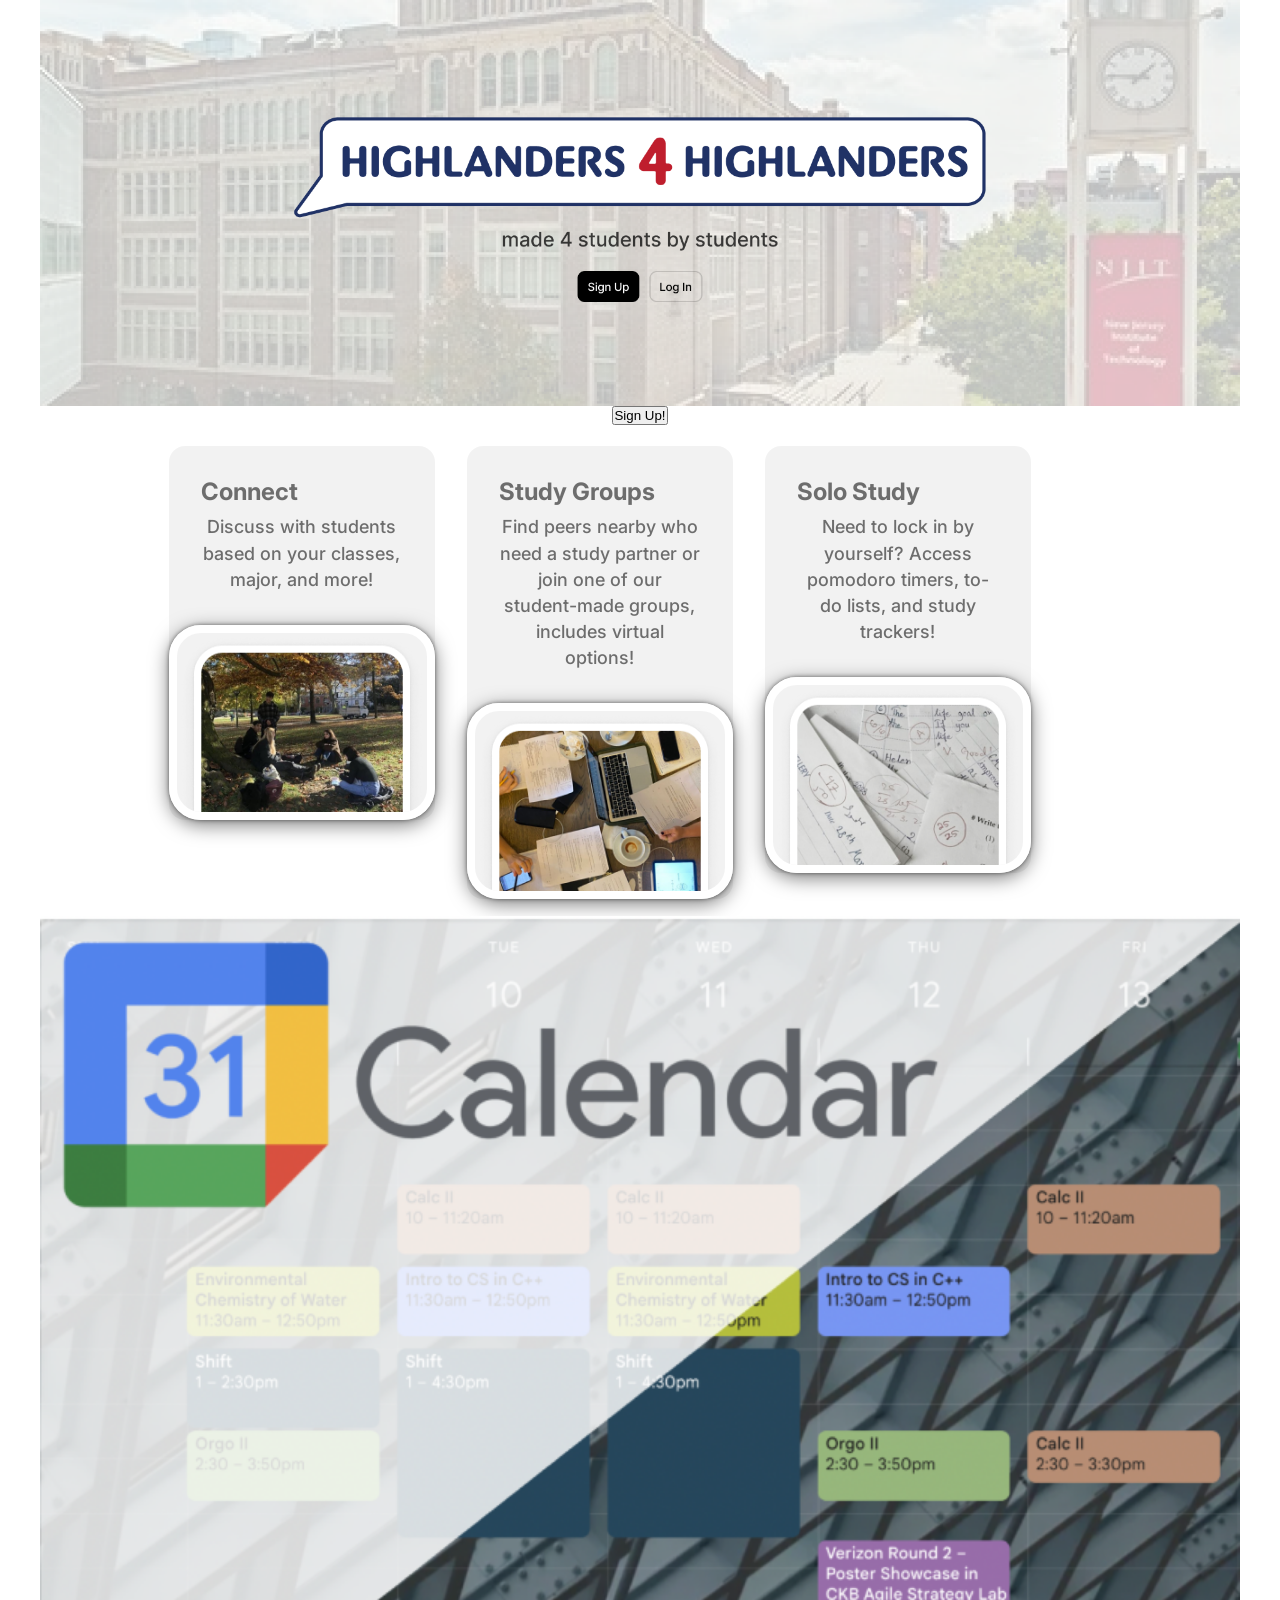
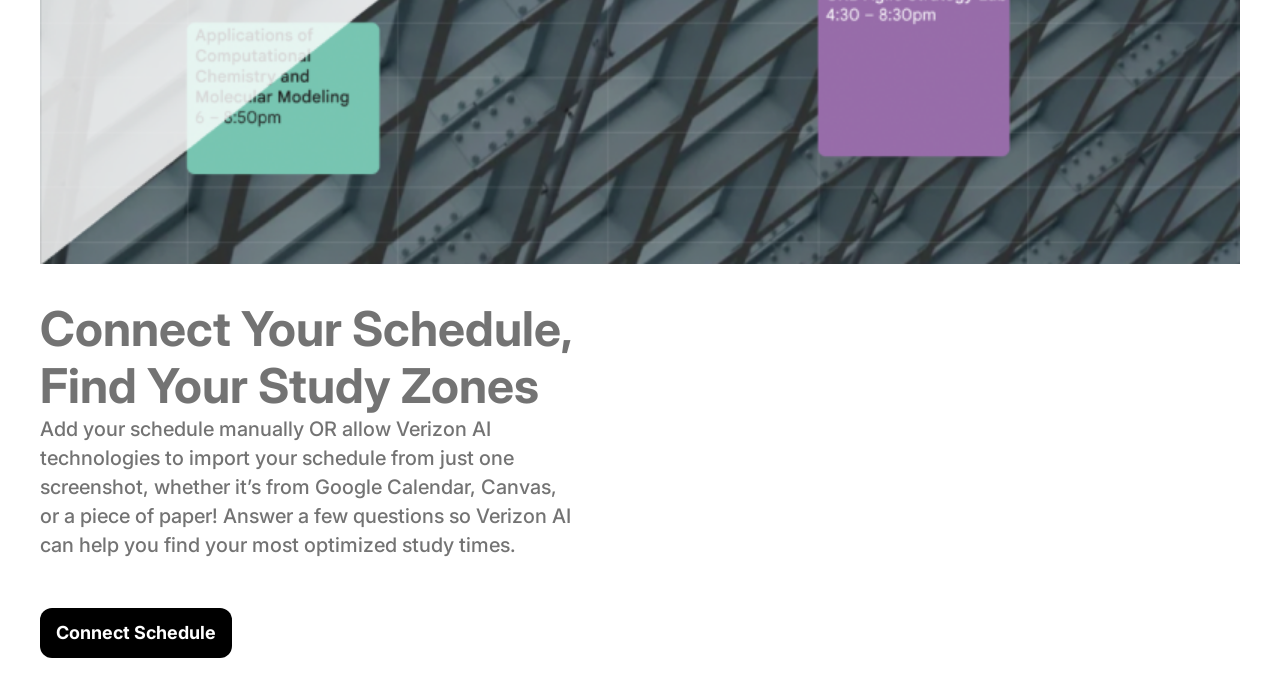
<file: index.html>
<!DOCTYPE html>
<html lang="en">
<head>
  <meta charset="UTF-8">
  <meta name="viewport" content="width=device-width, initial-scale=1.0">
  <meta name="description" content="Highlanders4Highlanders">
  <title>Highlanders4Highlanders</title>
  <link href="https://fonts.googleapis.com/css?family=Inter&display=swap" rel="stylesheet">

  <link rel="stylesheet" href="css/index.css">
</head>
<body>
<div class="home-1">
<img src="images/hero-1-2.png" class="hero-1-2" alt="hero-1" />
<button onclick="window.location.href='signup.html'">Sign Up!</button>
<div class="map-1-3">
<div class="feature-cards-1-4">
<div class="card-1-5">
<div class="text-6">
<p class="text-7"><span class="text-black">Connect</span></p>
<p class="text-8"><span class="text-black">Discuss with students based on your classes, major, and more!</span></p>
</div>
<img src="images/image-9.png" class="image-9" alt="image" />
</div>
<div class="card-2-10">
<div class="text-11">
<p class="text-12"><span class="text-black">Study Groups</span></p>
<p class="text-13"><span class="text-black">Find peers nearby who need a study partner or join one of our student-made groups, includes virtual options!</span></p>
</div>
<img src="images/image-14.png" class="image-14" alt="image" />
</div>
<div class="card-3-15">
<div class="text-16">
<p class="text-17"><span class="text-black">Solo Study</span></p>
<p class="text-18"><span class="text-black">Need to lock in by yourself? Access pomodoro timers, to-do lists, and study trackers!</span></p>
</div>
<img src="images/image-19.png" class="image-19" alt="image" />
</div>
</div>
</div>
<div class="map-2-20">
<img src="images/node-21.png" class="node-21" alt="screen-shot-2026-01-19-at-1-14-51-pm-1" />
<div class="container-22">
<div class="text-23">
<p class="text-24"><span class="text-black">Connect Your Schedule, Find Your Study Zones</span></p>
<p class="text-25"><span class="text-black">Add your schedule manually OR allow Verizon AI technologies to import your schedule from just one screenshot, whether it’s from Google Calendar, Canvas, or a piece of paper!
 
Answer a few questions so Verizon AI can help you find your most optimized study times. </span></p>
</div>
<div class="button-26">
<p class="text-27"><span class="text-white">Connect Schedule</span></p>
</div>
</div>
</div>
</div>

</body>
<script type="module" src="main.js"></script>
</html>
</file>
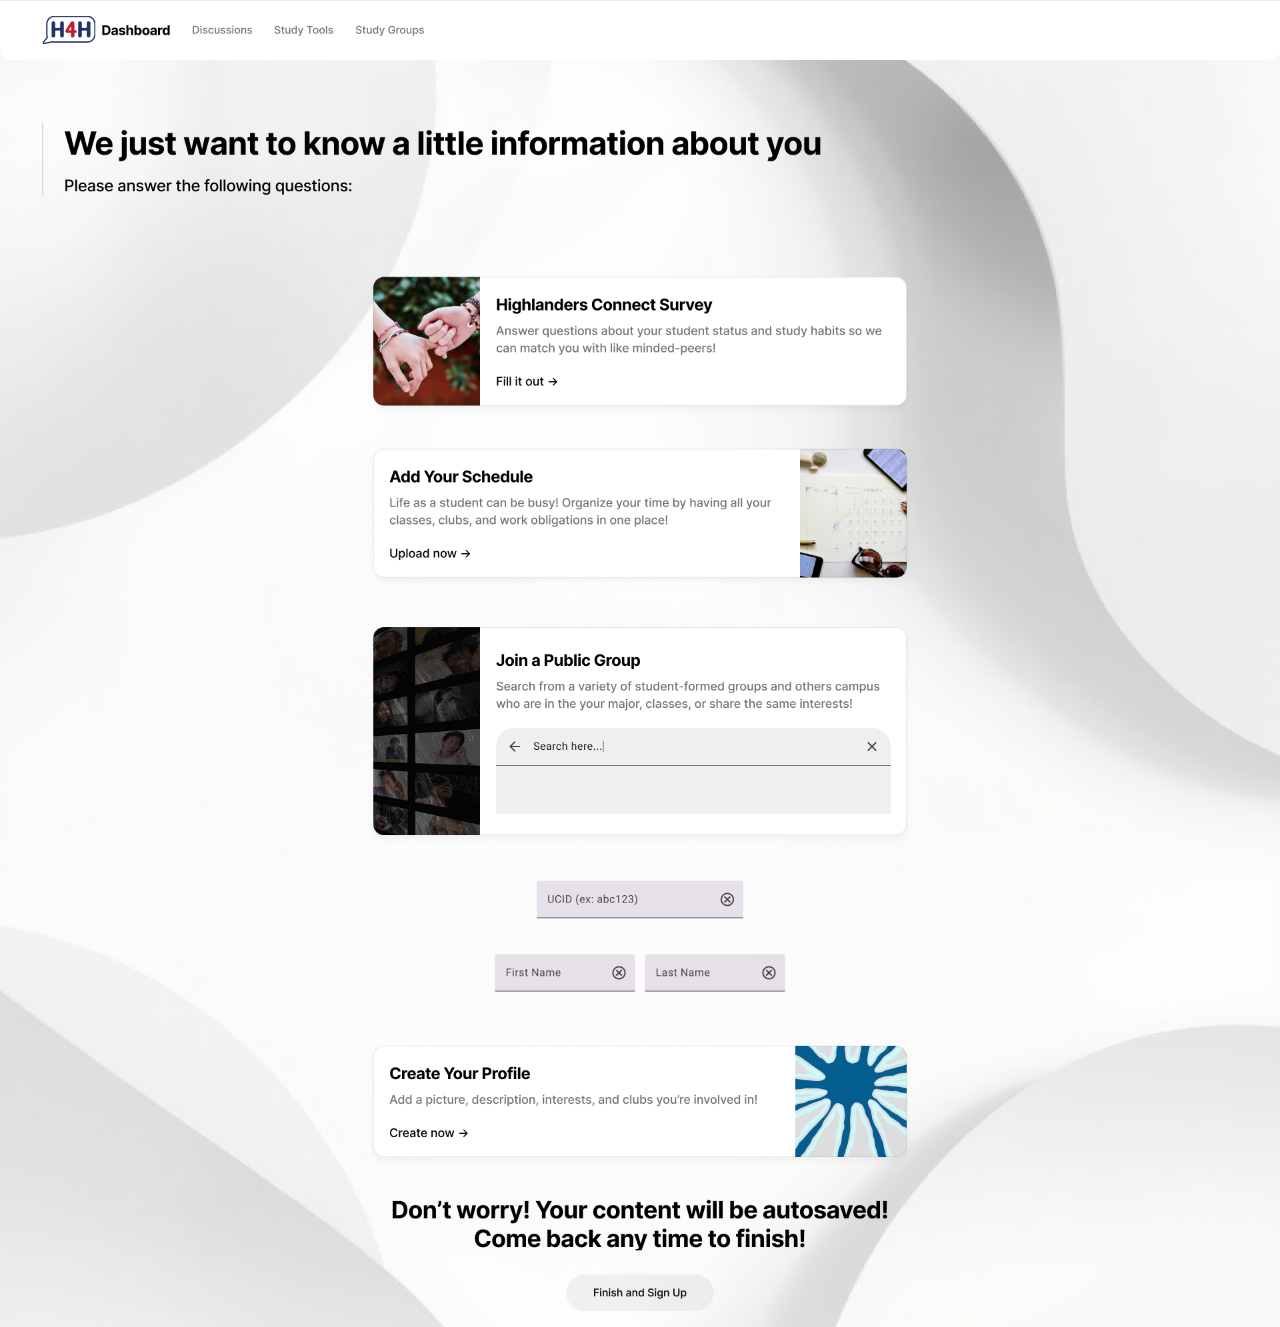
<file: signup.html>
<!DOCTYPE html>
<html lang="en">
<head>
  <meta charset="UTF-8">
  <meta name="viewport" content="width=device-width, initial-scale=1.0">
  <meta name="description" content="Highlanders4Highlanders">
  <title>Highlanders4Highlanders</title>
  
  <link rel="stylesheet" href="css/signup.css">
</head>
<body>
<img src="images/sign-up-1.png" class="sign-up-1" alt="sign-up" />

</body>
</html>
</file>
<file: css/index.css>
/* Add font files for Work Sans */
@font-face {
  font-family: 'Work Sans';
  src: url('fonts/work-sans.woff2') format('woff2'),
       url('fonts/work-sans.woff') format('woff');
  font-weight: normal;
  font-style: normal;
}
:root {
  --font-family-work-sans: 'Work Sans', sans-serif;
  --font-family-inter: 'Inter', sans-serif;
  --Fuschia/100: rgba(239, 93, 168, 1);
  --Fuschia/80: rgba(241, 120, 182, 1);
  --Fuschia/60: rgba(252, 221, 236, 1);
  --Iris/100: rgba(93, 95, 239, 1);
  --Iris/80: rgba(120, 121, 241, 1);
  --Iris/60: rgba(165, 166, 246, 1);
  --text-black: rgba(0, 0, 0, 0.55);
  --text-white: rgba(255, 255, 255, 1);
}

.text-black {
  color: var(--text-black);
}

.text-white {
  color: var(--text-white);
}

.btn {
  background-color: #203266;
  color: white;
  padding: 10px 20px;
  border: none;
  border-radius: 6px;
  cursor: pointer;
  font-size: 16px;
  transition: background-color 0.3s ease;
}

.btn:hover {
  background-color: #45a049;
}

/* CSS Reset */
* {
  margin: 0;
  padding: 0;
  box-sizing: border-box;
}

body {
  width: 100%;
  min-height: 100vh;
  overflow-x: hidden;
}

img {
  max-width: 100%;
  height: auto;
}

/* Prototype Links (v5.6.0) */
a.prototype-link {
  text-decoration: none;
  color: inherit;
  display: contents;
}

.hero-1-2 {
  flex-grow: 0;
  flex-shrink: 1;
  width: 100%;
  width: 100%;
  height: auto;
}

.text-7 {
  flex-grow: 0;
  flex-shrink: 1;
  flex-basis: auto;
  text-align: center;
  font-family: var(--font-family-inter);
  font-weight: 700;
  font-size: 24px;
  letter-spacing: -2%;
  line-height: 120.00000476837158%;
  text-decoration: none;
  text-transform: none;
  color: var(--text-black);
}

.text-8 {
  flex-grow: 0;
  flex-shrink: 1;
  flex-basis: auto;
  text-align: center;
  font-family: var(--font-family-inter);
  font-weight: 500;
  font-size: 18px;
  letter-spacing: -0.5%;
  line-height: 145.00000476837158%;
  text-decoration: none;
  text-transform: none;
  color: var(--text-black);
}

.text-6 {
  display: flex;
  flex-direction: column;
  justify-content: flex-start;
  align-items: flex-start;
  gap: 8px;
  padding: 32px;
  flex-grow: 0;
  flex-shrink: 1;
  flex-basis: auto;
}

.image-9 {
  flex-grow: 0;
  flex-shrink: 1;
  flex-basis: auto;
  box-shadow: 0px 5px 19px 0px rgba(0,0,0,0.5), 0px 0px 4.400000095367432px 0px rgba(0,0,0,0.5);
  border: 8px solid rgba(255, 255, 255, 1);
  border-radius: 32px;
  width: 100%;
  height: auto;
}

.card-1-5 {
  display: flex;
  flex-direction: column;
  justify-content: flex-start;
  align-items: flex-start;
  padding: 0px;
  flex-grow: 1;
  flex-shrink: 1;
  width: 29.725665895619013%;
  background-color: rgba(0, 0, 0, 0.05);
  border-radius: 16px;
}

.text-12 {
  flex-grow: 0;
  flex-shrink: 1;
  flex-basis: auto;
  text-align: center;
  font-family: var(--font-family-inter);
  font-weight: 700;
  font-size: 24px;
  letter-spacing: -2%;
  line-height: 120.00000476837158%;
  text-decoration: none;
  text-transform: none;
  color: var(--text-black);
}

.text-13 {
  flex-grow: 0;
  flex-shrink: 1;
  flex-basis: auto;
  text-align: center;
  font-family: var(--font-family-inter);
  font-weight: 500;
  font-size: 18px;
  letter-spacing: -0.5%;
  line-height: 145.00000476837158%;
  text-decoration: none;
  text-transform: none;
  color: var(--text-black);
}

.text-11 {
  display: flex;
  flex-direction: column;
  justify-content: flex-start;
  align-items: flex-start;
  gap: 8px;
  padding: 32px;
  flex-grow: 0;
  flex-shrink: 1;
  flex-basis: auto;
}

.image-14 {
  flex-grow: 0;
  flex-shrink: 1;
  flex-basis: auto;
  box-shadow: 0px 5px 19px 0px rgba(0,0,0,0.5), 0px 0px 4.400000095367432px 0px rgba(0,0,0,0.5);
  border: 8px solid rgba(255, 255, 255, 1);
  border-radius: 32px;
  width: 100%;
  height: auto;
}

.card-2-10 {
  display: flex;
  flex-direction: column;
  justify-content: flex-start;
  align-items: flex-start;
  padding: 0px;
  flex-grow: 1;
  flex-shrink: 1;
  width: 29.725669336157694%;
  background-color: rgba(0, 0, 0, 0.05);
  border-radius: 16px;
}

.text-17 {
  flex-grow: 0;
  flex-shrink: 1;
  flex-basis: auto;
  text-align: center;
  font-family: var(--font-family-inter);
  font-weight: 700;
  font-size: 24px;
  letter-spacing: -2%;
  line-height: 120.00000476837158%;
  text-decoration: none;
  text-transform: none;
  color: var(--text-black);
}

.text-18 {
  flex-grow: 0;
  flex-shrink: 1;
  flex-basis: auto;
  text-align: center;
  font-family: var(--font-family-inter);
  font-weight: 500;
  font-size: 18px;
  letter-spacing: -0.5%;
  line-height: 145.00000476837158%;
  text-decoration: none;
  text-transform: none;
  color: var(--text-black);
}

.text-16 {
  display: flex;
  flex-direction: column;
  justify-content: flex-start;
  align-items: flex-start;
  gap: 8px;
  padding: 32px;
  flex-grow: 0;
  flex-shrink: 1;
  flex-basis: auto;
}

.image-19 {
  flex-grow: 0;
  flex-shrink: 1;
  flex-basis: auto;
  box-shadow: 0px 5px 19px 0px rgba(0,0,0,0.5), 0px 0px 4.400000095367432px 0px rgba(0,0,0,0.5);
  border: 8px solid rgba(255, 255, 255, 1);
  border-radius: 32px;
  width: 100%;
  height: auto;
}

.card-3-15 {
  display: flex;
  flex-direction: column;
  justify-content: flex-start;
  align-items: flex-start;
  padding: 0px;
  flex-grow: 1;
  flex-shrink: 1;
  width: 29.725669336157694%;
  background-color: rgba(0, 0, 0, 0.05);
  border-radius: 16px;
}

.feature-cards-1-4 {
  display: flex;
  flex-direction: row;
  justify-content: center;
  align-items: flex-start;
  gap: 32px;
  padding: 21px 64px 17px 64px;
  flex-grow: 0;
  flex-shrink: 1;
  width: 92.39583333333333%;
}

.map-1-3 {
  display: flex;
  flex-direction: row;
  justify-content: flex-start;
  align-items: center;
  gap: 64px;
  padding: 0px 64px 0px 65px;
  flex-grow: 0;
  flex-shrink: 1;
  width: 100%;
}

.node-21 {
  flex-grow: 0;
  flex-shrink: 1;
  flex-basis: auto;
  width: 100%;
  height: auto;
}

.text-24 {
  flex-grow: 0;
  flex-shrink: 1;
  flex-basis: auto;
  text-align: left;
  font-family: var(--font-family-inter);
  font-weight: 700;
  font-size: 48px;
  letter-spacing: -2%;
  line-height: 120.00000476837158%;
  text-decoration: none;
  text-transform: none;
  color: var(--text-black);
}

.text-25 {
  flex-grow: 0;
  flex-shrink: 1;
  flex-basis: auto;
  text-align: left;
  font-family: var(--font-family-inter);
  font-weight: 500;
  font-size: 20px;
  letter-spacing: -0.5%;
  line-height: 145.00000476837158%;
  text-decoration: none;
  text-transform: none;
  color: var(--text-black);
}

.text-23 {
  display: flex;
  flex-direction: column;
  justify-content: flex-start;
  align-items: flex-start;
  gap: -12px;
  padding: 0px;
  flex-grow: 0;
  flex-shrink: 1;
  flex-basis: auto;
}

.text-27 {
  flex-grow: 0;
  flex-shrink: 1;
  flex-basis: auto;
  text-align: center;
  font-family: var(--font-family-inter);
  font-weight: 700;
  font-size: 18px;
  letter-spacing: -0.5%;
  line-height: 145.00000476837158%;
  text-decoration: none;
  text-transform: none;
  color: var(--text-white);
}

.button-26 {
  display: flex;
  flex-direction: row;
  justify-content: center;
  align-items: center;
  gap: 8px;
  padding: 12px 16px 12px 16px;
  flex-grow: 0;
  flex-shrink: 1;
  flex-basis: auto;
  background-color: rgba(0, 0, 0, 1);
  border-radius: 12px;
}

.container-22 {
  display: flex;
  flex-direction: column;
  justify-content: center;
  align-items: flex-start;
  gap: 48px;
  padding: 32px 0px 32px 0px;
  flex-grow: 0;
  flex-shrink: 1;
  width: 44.427083333333336%;
}

.map-2-20 {
  flex-grow: 0;
  flex-shrink: 1;
  width: 100%;
}

.home-1 {
@media (max-width: 1440px) {
  .home-1 {
    padding-left: 24px;
    padding-right: 24px;
  }
}

@media (max-width: 768px) {
  .home-1 {
    padding-left: 16px;
    padding-right: 16px;
  }
}
  display: flex;
  flex-direction: column;
  justify-content: flex-start;
  align-items: center;
  padding: 0px;
  width: 100%;
  min-height: 100vh;
  margin: 0 auto;
  max-width: 1920px;
  flex-grow: 0;
  flex-shrink: 1;
  width: 93.75%;
  background-color: rgba(255, 255, 255, 1);
}
</file>
<file: css/signup.css>
/* Add font files for Work Sans */
@font-face {
  font-family: 'Work Sans';
  src: url('fonts/work-sans.woff2') format('woff2'),
       url('fonts/work-sans.woff') format('woff');
  font-weight: normal;
  font-style: normal;
}
:root {
  --font-family-work-sans: 'Work Sans', sans-serif;
  --Fuschia/100: rgba(239, 93, 168, 1);
  --Fuschia/80: rgba(241, 120, 182, 1);
  --Fuschia/60: rgba(252, 221, 236, 1);
  --Iris/100: rgba(93, 95, 239, 1);
  --Iris/80: rgba(120, 121, 241, 1);
  --Iris/60: rgba(165, 166, 246, 1);
}


/* CSS Reset */
* {
  margin: 0;
  padding: 0;
  box-sizing: border-box;
}

body {
  width: 100%;
  min-height: 100vh;
  overflow-x: hidden;
}

img {
  max-width: 100%;
  height: auto;
}

/* Prototype Links (v5.6.0) */
a.prototype-link {
  text-decoration: none;
  color: inherit;
  display: contents;
}

.sign-up-1 {
@media (max-width: 1440px) {
  .sign-up-1 {
    padding-left: 24px;
    padding-right: 24px;
  }
}

@media (max-width: 768px) {
  .sign-up-1 {
    padding-left: 16px;
    padding-right: 16px;
  }
}
  display: flex;
  flex-direction: column;
  justify-content: flex-start;
  align-items: center;
  gap: 12px;
  padding: 0px;
  width: 100%;
  min-height: 100vh;
  margin: 0 auto;
  max-width: 1920px;
  flex-grow: 0;
  flex-shrink: 1;
  flex-basis: auto;
  min-height: 1080px;
  width: 100%;
  height: auto;
}
</file>
